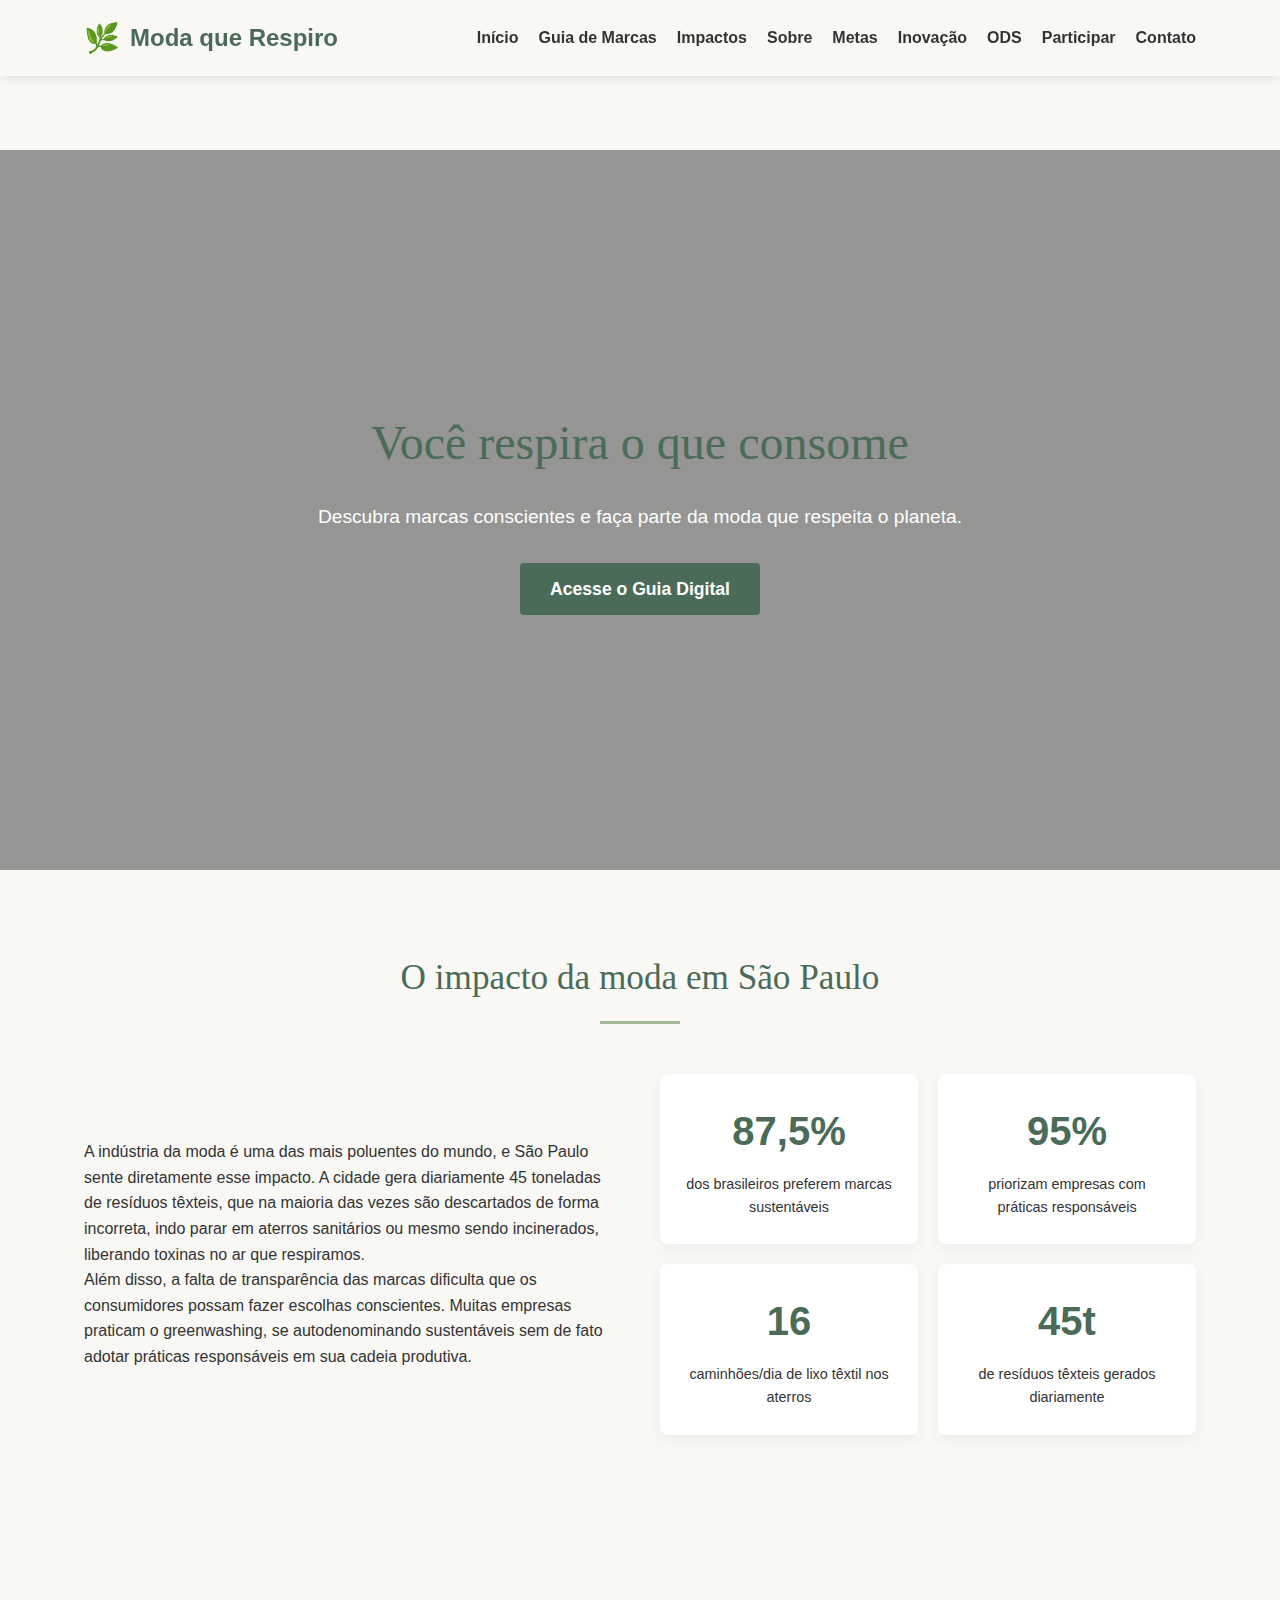
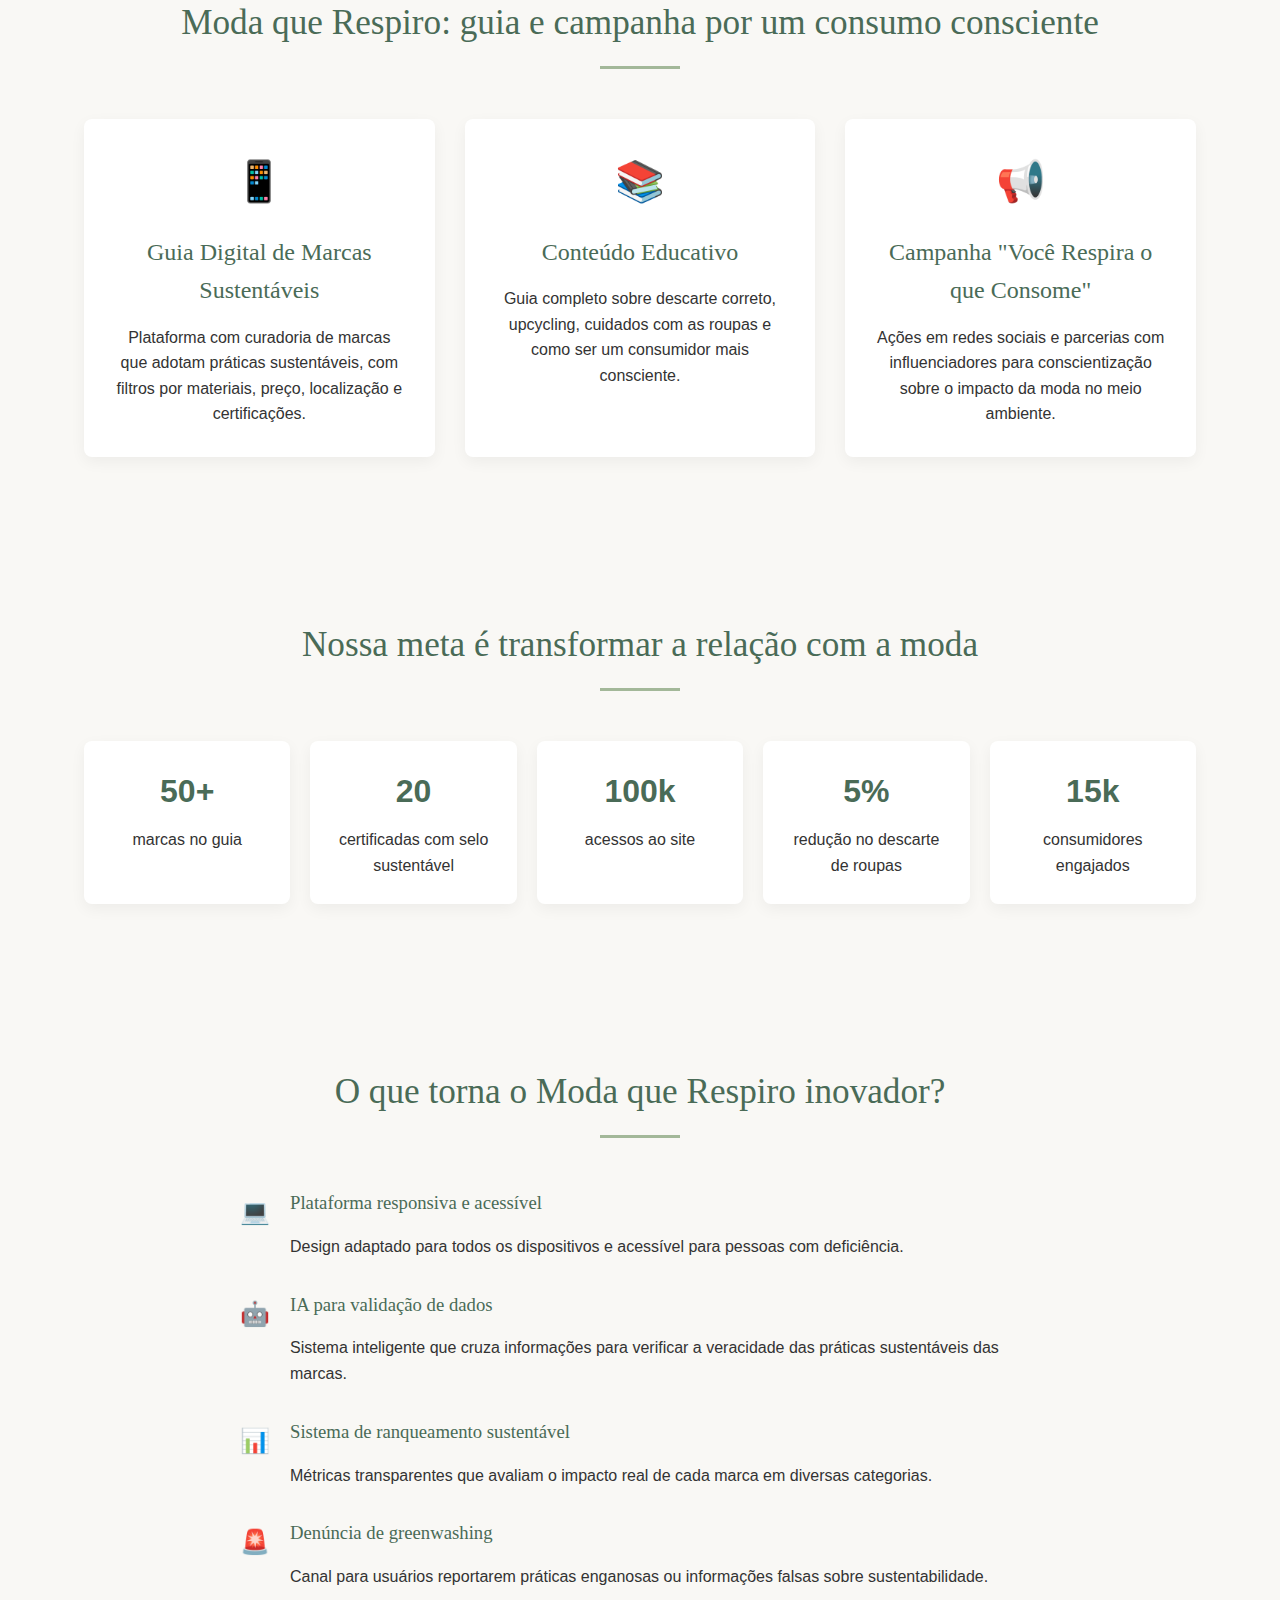
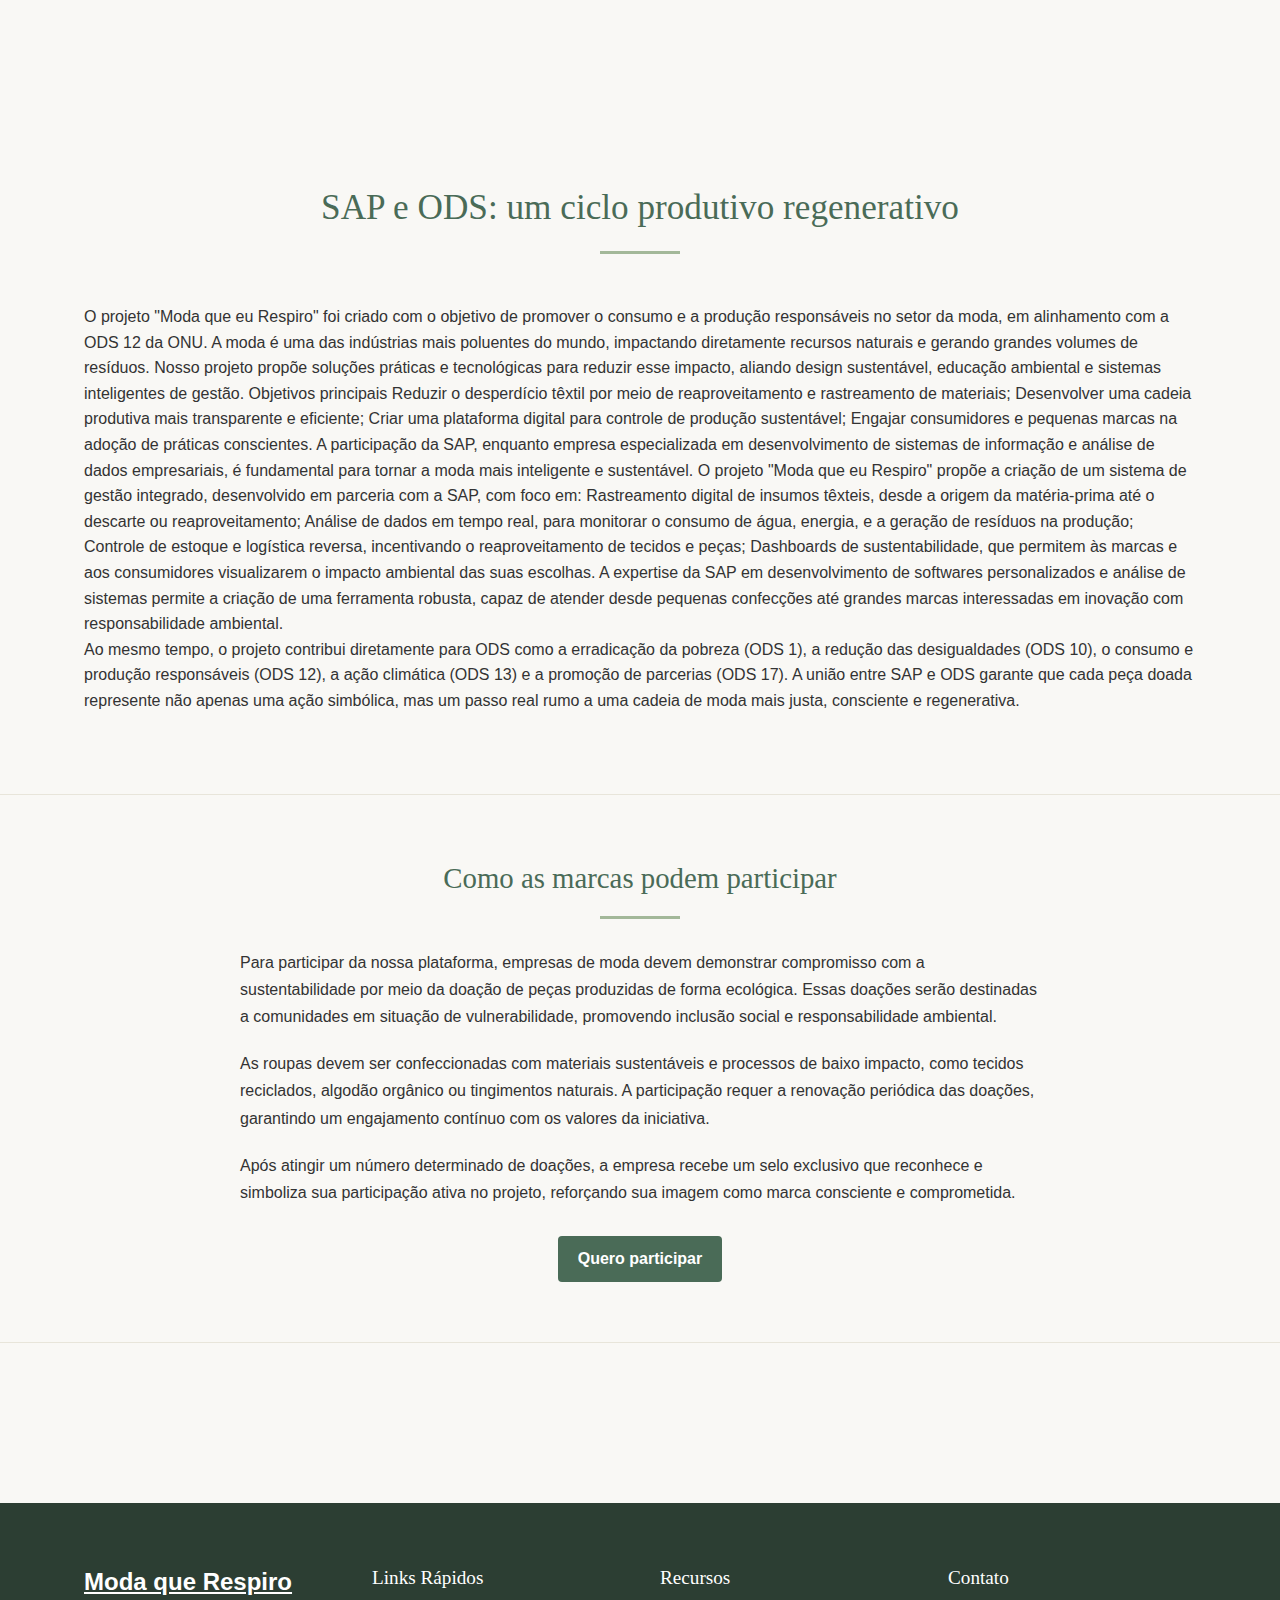
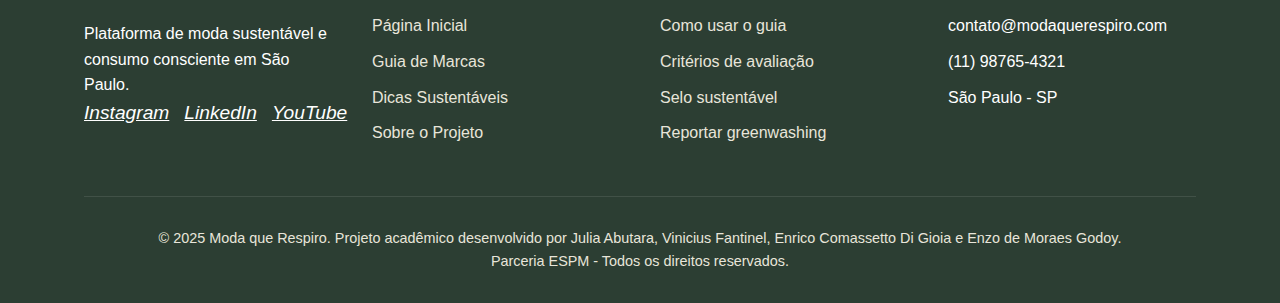
<file: index.html>
<!DOCTYPE html>
<html lang="pt-BR">
<head>
    <meta charset="UTF-8">
    <meta name="viewport" content="width=device-width, initial-scale=1.0">
    <link rel="stylesheet" href="style.css">
    <link rel="stylesheet" href="styleguia.css">
    <title>Moda que Respiro | Consumo Consciente</title>
    <style>
        
        .page {
            display: none;
        }
        .page.active {
            display: block;
        }
    </style>
    <link rel="stylesheet" href="style.css">
    <link rel="stylesheet" href="styleguia.css">
</head>
<body>
    <!-- Header -->
    <header>
        <div class="container header-container">
            <a href="#" class="logo" onclick="navigateTo('home')">
                <span class="logo-icon">🌿</span>
                Moda que Respiro
            </a>
            <nav>
                <ul>
                    <li><a href="#" onclick="navigateTo('home')">Início</a></li>
                    <li><a href="#" onclick="navigateTo('guia')">Guia de Marcas</a></li>
                    <li><a href="#problema">Impactos</a></li>
                    <li><a href="#Sobre">Sobre</a></li>
                    <li><a href="#metas">Metas</a></li>
                    <li><a href="#inovação">Inovação</a></li>
                    <li><a href="#ODS">ODS</a></li>
                    <li><a href="#participation-section">Participar</a></li>
                    <li><a href="#contato">Contato</a></li>
                </ul>
            </nav>
        </div>
    </header>

    <!-- Home Page -->
    <section id="home" class="page active">
        <section class="hero">
        <div class="hero-content">
            <h1>Você respira o que consome</h1>
            <p>Descubra marcas conscientes e faça parte da moda que respeita o planeta.</p>
            <a href="#guia" class="btn">Acesse o Guia Digital</a>
        </div>
    </section>

    <!-- Problem Section -->
    <section class="problem"  id="problema">
        <div class="container">
            <h2 class="section-title">O impacto da moda em São Paulo</h2>
            <div class="problem-content">
                <div class="problem-text">
                    <p>A indústria da moda é uma das mais poluentes do mundo, e São Paulo sente diretamente esse impacto. A cidade gera diariamente 45 toneladas de resíduos têxteis, que na maioria das vezes são descartados de forma incorreta, indo parar em aterros sanitários ou mesmo sendo incinerados, liberando toxinas no ar que respiramos.</p>
                    <p>Além disso, a falta de transparência das marcas dificulta que os consumidores possam fazer escolhas conscientes. Muitas empresas praticam o greenwashing, se autodenominando sustentáveis sem de fato adotar práticas responsáveis em sua cadeia produtiva.</p>
                </div>
                <div class="problem-stats">
                    <div class="stat-card">
                        <div class="stat-number">87,5%</div>
                        <div class="stat-desc">dos brasileiros preferem marcas sustentáveis</div>
                    </div>
                    <div class="stat-card">
                        <div class="stat-number">95%</div>
                        <div class="stat-desc">priorizam empresas com práticas responsáveis</div>
                    </div>
                    <div class="stat-card">
                        <div class="stat-number">16</div>
                        <div class="stat-desc">caminhões/dia de lixo têxtil nos aterros</div>
                    </div>
                    <div class="stat-card">
                        <div class="stat-number">45t</div>
                        <div class="stat-desc">de resíduos têxteis gerados diariamente</div>
                    </div>
                </div>
            </div>
        </div>
    </section>

    <!-- Solution Section -->
    <section class="solution"  id="Sobre">
        <div class="container">
            <h2 class="section-title">Moda que Respiro: guia e campanha por um consumo consciente</h2>
            <div class="solution-cards">
                <div class="solution-card">
                    <div class="solution-icon">📱</div>
                    <h3>Guia Digital de Marcas Sustentáveis</h3>
                    <p>Plataforma com curadoria de marcas que adotam práticas sustentáveis, com filtros por materiais, preço, localização e certificações.</p>
                </div>
                <div class="solution-card">
                    <div class="solution-icon">📚</div>
                    <h3>Conteúdo Educativo</h3>
                    <p>Guia completo sobre descarte correto, upcycling, cuidados com as roupas e como ser um consumidor mais consciente.</p>
                </div>
                <div class="solution-card">
                    <div class="solution-icon">📢</div>
                    <h3>Campanha "Você Respira o que Consome"</h3>
                    <p>Ações em redes sociais e parcerias com influenciadores para conscientização sobre o impacto da moda no meio ambiente.</p>
                </div>
            </div>
        </div>
    </section>

    <!-- Impact Section -->
    <section class="impact"  id="metas">
        <div class="container">
            <h2 class="section-title">Nossa meta é transformar a relação com a moda</h2>
            <div class="impact-grid">
                <div class="impact-card">
                    <div class="impact-number">50+</div>
                    <p>marcas no guia</p>
                </div>
                <div class="impact-card">
                    <div class="impact-number">20</div>
                    <p>certificadas com selo sustentável</p>
                </div>
                <div class="impact-card">
                    <div class="impact-number">100k</div>
                    <p>acessos ao site</p>
                </div>
                <div class="impact-card">
                    <div class="impact-number">5%</div>
                    <p>redução no descarte de roupas</p>
                </div>
                <div class="impact-card">
                    <div class="impact-number">15k</div>
                    <p>consumidores engajados</p>
                </div>
            </div>
        </div>
    </section>

    <!-- Innovation Section -->
    <section class="innovation"  id="inovação">
        <div class="container">
            <h2 class="section-title">O que torna o Moda que Respiro inovador?</h2>
            <div class="innovation-list">
                <div class="innovation-item">
                    <div class="innovation-icon">💻</div>
                    <div>
                        <h3>Plataforma responsiva e acessível</h3>
                        <p>Design adaptado para todos os dispositivos e acessível para pessoas com deficiência.</p>
                    </div>
                </div>
                <div class="innovation-item">
                    <div class="innovation-icon">🤖</div>
                    <div>
                        <h3>IA para validação de dados</h3>
                        <p>Sistema inteligente que cruza informações para verificar a veracidade das práticas sustentáveis das marcas.</p>
                    </div>
                </div>
                <div class="innovation-item">
                    <div class="innovation-icon">📊</div>
                    <div>
                        <h3>Sistema de ranqueamento sustentável</h3>
                        <p>Métricas transparentes que avaliam o impacto real de cada marca em diversas categorias.</p>
                    </div>
                </div>
                <div class="innovation-item">
                    <div class="innovation-icon">🚨</div>
                    <div>
                        <h3>Denúncia de greenwashing</h3>
                        <p>Canal para usuários reportarem práticas enganosas ou informações falsas sobre sustentabilidade.</p>
                    </div>
                </div>
            </div>
        </div>
    </section>
    <!--ODS Section -->
    <section id="ODS">
        <div class="container">
            <h2 class="section-title">SAP e ODS: um ciclo produtivo regenerativo</h2>
            <p>O projeto "Moda que eu Respiro" foi criado com o objetivo de promover o consumo e a produção responsáveis no setor da moda, em alinhamento com a ODS 12 da ONU. A moda é uma das indústrias mais poluentes do mundo, impactando diretamente recursos naturais e gerando grandes volumes de resíduos. Nosso projeto propõe soluções práticas e tecnológicas para reduzir esse impacto, aliando design sustentável, educação ambiental e sistemas inteligentes de gestão.

Objetivos principais
Reduzir o desperdício têxtil por meio de reaproveitamento e rastreamento de materiais;

Desenvolver uma cadeia produtiva mais transparente e eficiente;

Criar uma plataforma digital para controle de produção sustentável;

Engajar consumidores e pequenas marcas na adoção de práticas conscientes.

A participação da SAP, enquanto empresa especializada em desenvolvimento de sistemas de informação e análise de dados empresariais, é fundamental para tornar a moda mais inteligente e sustentável. O projeto "Moda que eu Respiro" propõe a criação de um sistema de gestão integrado, desenvolvido em parceria com a SAP, com foco em:

Rastreamento digital de insumos têxteis, desde a origem da matéria-prima até o descarte ou reaproveitamento;

Análise de dados em tempo real, para monitorar o consumo de água, energia, e a geração de resíduos na produção;

Controle de estoque e logística reversa, incentivando o reaproveitamento de tecidos e peças;

Dashboards de sustentabilidade, que permitem às marcas e aos consumidores visualizarem o impacto ambiental das suas escolhas.

A expertise da SAP em desenvolvimento de softwares personalizados e análise de sistemas permite a criação de uma ferramenta robusta, capaz de atender desde pequenas confecções até grandes marcas interessadas em inovação com responsabilidade ambiental.</p>

            <p> Ao mesmo tempo, o projeto contribui diretamente para ODS como a erradicação da pobreza (ODS 1), a redução das desigualdades (ODS 10), o consumo e produção responsáveis (ODS 12), a ação climática (ODS 13) e a promoção de parcerias (ODS 17). A união entre SAP e ODS garante que cada peça doada represente não apenas uma ação simbólica, mas um passo real rumo a uma cadeia de moda mais justa, consciente e regenerativa.</p>
        </div>
    </section>
    <!-- Como participar -->
    <section class="participation" id="participation-section">
        <div class="container">
            <h2 class="section-title">Como as marcas podem participar</h2>
            <p>Para participar da nossa plataforma, empresas de moda devem demonstrar compromisso com a sustentabilidade por meio da doação de peças produzidas de forma ecológica. Essas doações serão destinadas a comunidades em situação de vulnerabilidade, promovendo inclusão social e responsabilidade ambiental.</p>
            
            <p>As roupas devem ser confeccionadas com materiais sustentáveis e processos de baixo impacto, como tecidos reciclados, algodão orgânico ou tingimentos naturais. A participação requer a renovação periódica das doações, garantindo um engajamento contínuo com os valores da iniciativa.</p>
            
            <p>Após atingir um número determinado de doações, a empresa recebe um selo exclusivo que reconhece e simboliza sua participação ativa no projeto, reforçando sua imagem como marca consciente e comprometida.</p>
            
            <div class="text-center">
                <a href="#contato" class="btn">Quero participar</a>
            </div>
        </div>
    </section>
    </section>

    <!-- Guia de Marcas Page -->
    <section id="guia" class="page">
        <!-- Guide Hero -->
        <section class="guide-hero">
            <div class="container">
                <h1>Guia de Marcas Sustentáveis</h1>
                <p>Descubra as melhores marcas de moda consciente em São Paulo</p>
            </div>
        </section>

        <main class="container">
            <!-- Filters -->
            <section class="filter-section">
                <h2>Encontre marcas que combinam com seus valores</h2>
                <p>Filtre por categoria, materiais, preço e certificações</p>
                
                <div class="filter-grid">
                    <div class="filter-group">
                        <label for="category">Categoria</label>
                        <select id="category">
                            <option>Todas as categorias</option>
                            <option>Vestuário</option>
                            <option>Acessórios</option>
                            <option>Calçados</option>
                        </select>
                    </div>
                    
                    <div class="filter-group">
                        <label for="material">Materiais</label>
                        <select id="material">
                            <option>Todos os materiais</option>
                            <option>Algodão orgânico</option>
                            <option>Fibra reciclada</option>
                            <option>Tecido vegano</option>
                            <option>Bambu</option>
                        </select>
                    </div>
                    
                    <div class="filter-group">
                        <label for="price">Faixa de preço</label>
                        <select id="price">
                            <option>Todas as faixas</option>
                            <option>Até R$100</option>
                            <option>R$100 - R$300</option>
                            <option>Acima de R$300</option>
                        </select>
                    </div>
                    
                    <div class="filter-group">
                        <label for="certification">Certificações</label>
                        <select id="certification">
                            <option>Todas</option>
                            <option>ABVTEX</option>
                            <option>EcoCert</option>
                            <option>Fair Trade</option>
                        </select>
                    </div>
                </div>
            </section>

            <!-- Brands Grid -->
            <div class="brands-grid">
                <!-- Brand 1 -->
                <div class="brand-card">
                    <div class="brand-image" style="background-image: url('https://images.unsplash.com/photo-1551232864-3f0890e580d9?ixlib=rb-4.0.3&auto=format&fit=crop&w=687&q=80');">
                        <span class="brand-badge">⭐ Top Pick</span>
                    </div>
                    <div class="brand-info">
                        <h3>EcoVest</h3>
                        <p>Roupas femininas em algodão orgânico com produção ética</p>
                        <div class="brand-tags">
                            <span class="tag">Vestuário</span>
                            <span class="tag">Algodão orgânico</span>
                            <span class="tag">Produção local</span>
                        </div>
                        <div class="brand-meta">
                            <span>Vila Madalena</span>
                            <span>$$</span>
                        </div>
                    </div>
                </div>
                
                <!-- Brand 2 -->
                <div class="brand-card">
                    <div class="brand-image" style="background-image: url('https://images.unsplash.com/photo-1554412933-514a83d2f3c8?ixlib=rb-4.0.3&auto=format&fit=crop&w=1472&q=80');">
                        <span class="brand-badge">Novo</span>
                    </div>
                    <div class="brand-info">
                        <h3>Fibra Verde</h3>
                        <p>Acessórios em fibra de bananeira e materiais reciclados</p>
                        <div class="brand-tags">
                            <span class="tag">Acessórios</span>
                            <span class="tag">Fibra natural</span>
                            <span class="tag">Upcycling</span>
                        </div>
                        <div class="brand-meta">
                            <span>Pinheiros</span>
                            <span>$$$</span>
                        </div>
                    </div>
                </div>
                
                <!-- Brand 3 -->
                <div class="brand-card">
                    <div class="brand-image" style="background-image: url('https://images.unsplash.com/photo-1591047139829-d91aecb6caea?ixlib=rb-4.0.3&auto=format&fit=crop&w=736&q=80');">
                        <span class="brand-badge">Melhor custo-benefício</span>
                    </div>
                    <div class="brand-info">
                        <h3>VestiVerde</h3>
                        <p>Moda masculina sustentável com tecidos tecnológicos</p>
                        <div class="brand-tags">
                            <span class="tag">Vestuário</span>
                            <span class="tag">Tecido vegano</span>
                            <span class="tag">ABVTEX</span>
                        </div>
                        <div class="brand-meta">
                            <span>Online</span>
                            <span>$$</span>
                        </div>
                    </div>
                </div>
                
                <!-- Brand 4 -->
                <div class="brand-card">
                    <div class="brand-image" style="background-image: url('https://images.unsplash.com/photo-1543076447-215ad9ba6923?ixlib=rb-4.0.3&auto=format&fit=crop&w=1074&q=80');">
                        <span class="brand-badge">EcoCert</span>
                    </div>
                    <div class="brand-info">
                        <h3>CalceConsciente</h3>
                        <p>Calçados em couro vegetal e materiais reciclados</p>
                        <div class="brand-tags">
                            <span class="tag">Calçados</span>
                            <span class="tag">Couro vegetal</span>
                            <span class="tag">Produção artesanal</span>
                        </div>
                        <div class="brand-meta">
                            <span>Jardins</span>
                            <span>$$$$</span>
                        </div>
                    </div>
                </div>
                
                <!-- Brand 5 -->
                <div class="brand-card">
                    <div class="brand-image" style="background-image: url('https://images.unsplash.com/photo-1556905055-8f358a7a47b2?ixlib=rb-4.0.3&auto=format&fit=crop&w=1470&q=80');">
                        <span class="brand-badge">Fair Trade</span>
                    </div>
                    <div class="brand-info">
                        <h3>BioFios</h3>
                        <p>Roupas infantis em algodão orgânico e tingimento natural</p>
                        <div class="brand-tags">
                            <span class="tag">Infantil</span>
                            <span class="tag">Algodão orgânico</span>
                            <span class="tag">Tingimento natural</span>
                        </div>
                        <div class="brand-meta">
                            <span>Online</span>
                            <span>$$</span>
                        </div>
                    </div>
                </div>
                
                <!-- Brand 6 -->
                <div class="brand-card">
                    <div class="brand-image" style="background-image: url('https://images.unsplash.com/photo-1556905055-8f358a7a47b2?ixlib=rb-4.0.3&auto=format&fit=crop&w=1470&q=80');">
                        <span class="brand-badge">Novo</span>
                    </div>
                    <div class="brand-info">
                        <h3>Retalhos</h3>
                        <p>Bolsas e acessórios em retalhos e sobras de tecido</p>
                        <div class="brand-tags">
                            <span class="tag">Acessórios</span>
                            <span class="tag">Upcycling</span>
                            <span class="tag">Produção artesanal</span>
                        </div>
                        <div class="brand-meta">
                            <span>Vila Mariana</span>
                            <span>$</span>
                        </div>
                    </div>
                </div>
            </div>

            <!-- Pagination -->
            <div class="pagination">
                <a href="#" class="page-btn active">1</a>
            </div>
        </main>
    </section>

    <!-- Footer -->
    <footer id="contato">
        <div class="container">
            <div class="footer-content">
                <div class="footer-links">
                    <a href="#" class="footer-logo" onclick="navigateTo('home')">Moda que Respiro</a>
                    <p>Plataforma de moda sustentável e consumo consciente em São Paulo.</p>
                    <div class="social-links">
                        <a href="#"><i class="fab fa-instagram"> Instagram</i></a>
                        <a href="#"><i class="fab fa-linkedin"> LinkedIn</i></a>
                        <a href="#"><i class="fab fa-youtube"> YouTube</i></a>
                    </div>
                </div>
                <div class="footer-links">
                    <h3>Links Rápidos</h3>
                    <ul>
                        <li><a href="#" onclick="navigateTo('home')">Página Inicial</a></li>
                        <li><a href="#" onclick="navigateTo('guia')">Guia de Marcas</a></li>
                        <li><a href="#">Dicas Sustentáveis</a></li>
                        <li><a href="#">Sobre o Projeto</a></li>
                    </ul>
                </div>
                <div class="footer-links">
                    <h3>Recursos</h3>
                    <ul>
                        <li><a href="#">Como usar o guia</a></li>
                        <li><a href="#">Critérios de avaliação</a></li>
                        <li><a href="#">Selo sustentável</a></li>
                        <li><a href="#">Reportar greenwashing</a></li>
                    </ul>
                </div>
                <div class="footer-links">
                    <h3>Contato</h3>
                    <ul>
                        <li>contato@modaquerespiro.com</li>
                        <li>(11) 98765-4321</li>
                        <li>São Paulo - SP</li>
                    </ul>
                </div>
            </div>
            <div class="footer-bottom">
                <p>© 2025 Moda que Respiro. Projeto acadêmico desenvolvido por Julia Abutara, Vinicius Fantinel, Enrico Comassetto Di Gioia e Enzo de Moraes Godoy.</p>
                <p>Parceria ESPM - Todos os direitos reservados.</p>
            </div>
        </div>
    </footer>

    <script>
        // Função para navegar entre as páginas
        function navigateTo(pageId) {
            // Esconde todas as páginas
            document.querySelectorAll('.page').forEach(page => {
                page.classList.remove('active');
            });
            
            // Mostra a página selecionada
            document.getElementById(pageId).classList.add('active');
            
            // Rolagem para o topo
            window.scrollTo(0, 0);
        }

        // Tratamento para links de âncora
        document.querySelectorAll('a[href^="#"]').forEach(anchor => {
            anchor.addEventListener('click', function (e) {
                if (this.getAttribute('href') !== '#') {
                    e.preventDefault();
                    const targetId = this.getAttribute('href').substring(1);
                    const targetElement = document.getElementById(targetId);
                    
                    if (targetElement) {
                        // Verifica se o elemento está em uma página não ativa
                        const parentPage = targetElement.closest('.page');
                        if (parentPage && !parentPage.classList.contains('active')) {
                            // Ativa a página pai primeiro
                            navigateTo(parentPage.id);
                        }
                        
                        // Rolagem suave para o elemento
                        setTimeout(() => {
                            targetElement.scrollIntoView({ behavior: 'smooth' });
                        }, 100);
                    }
                }
            });
        });
    </script>
</body>
</html>
</file>
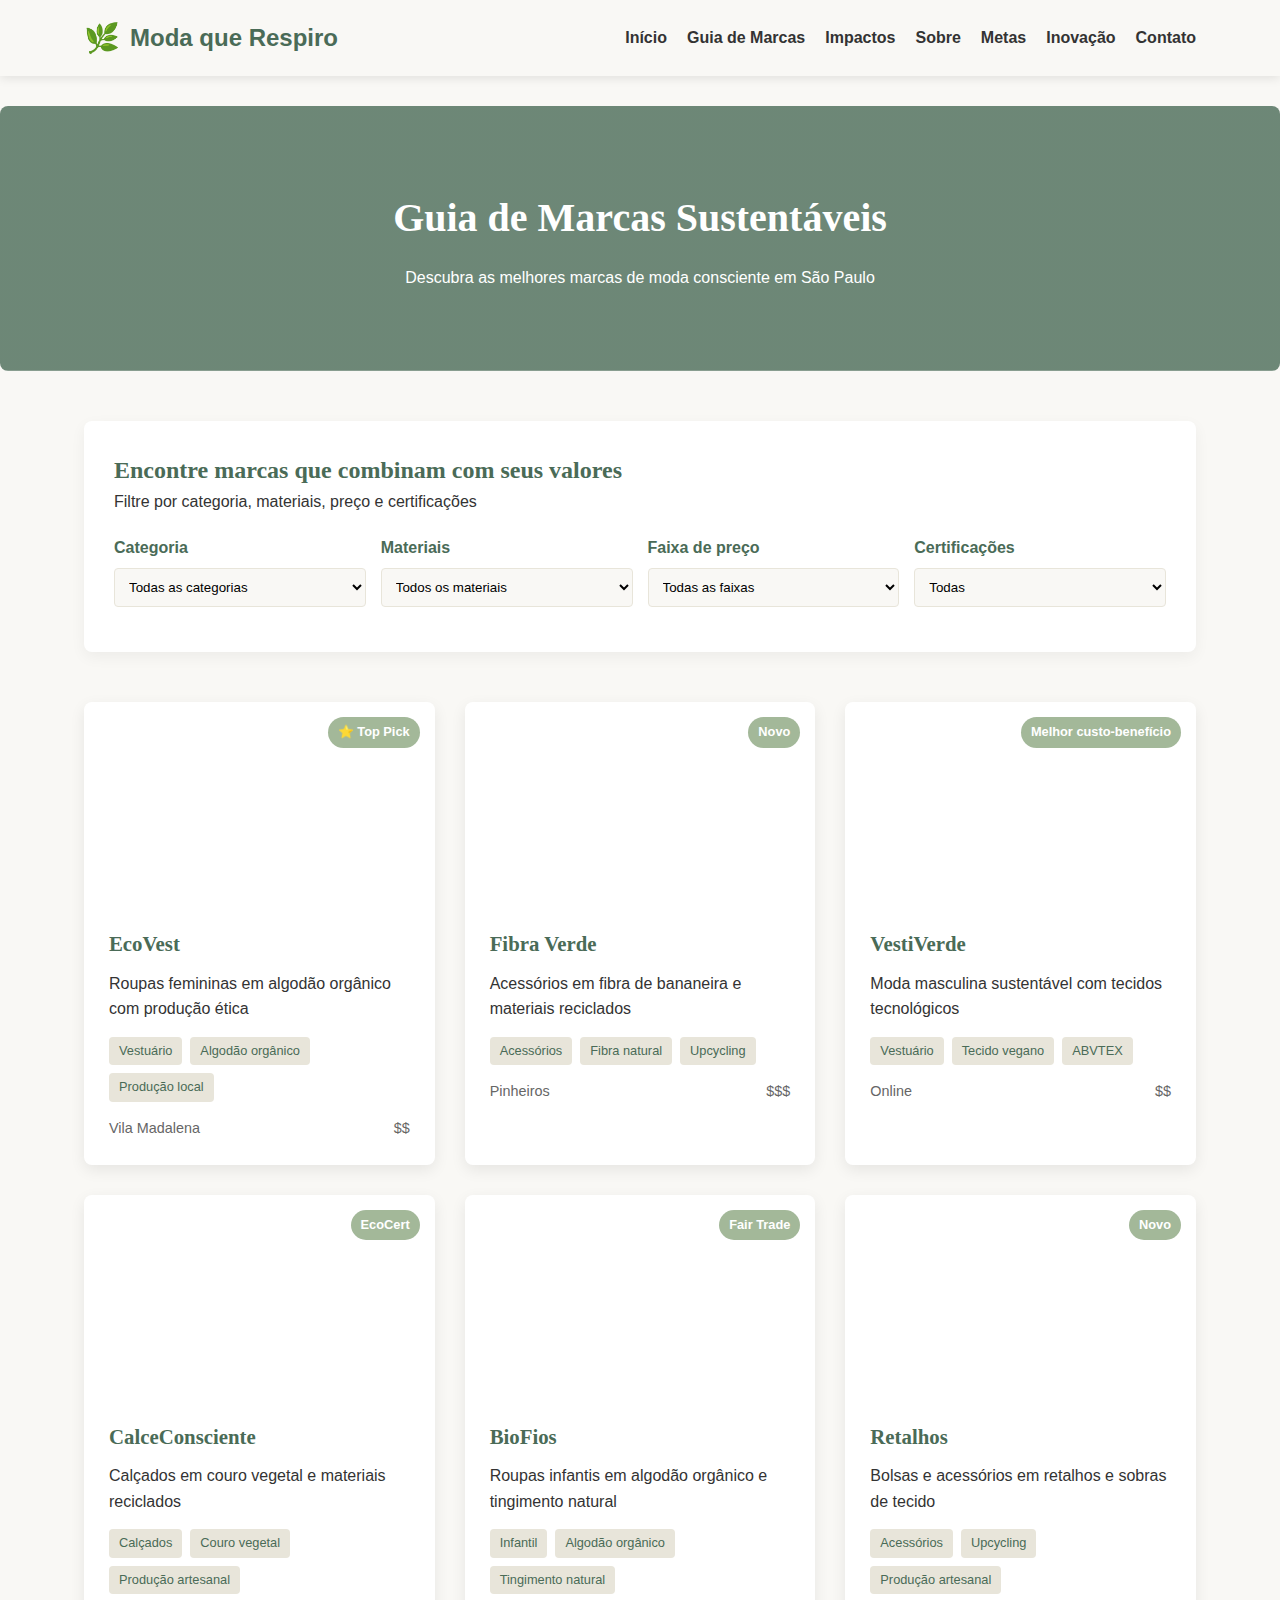
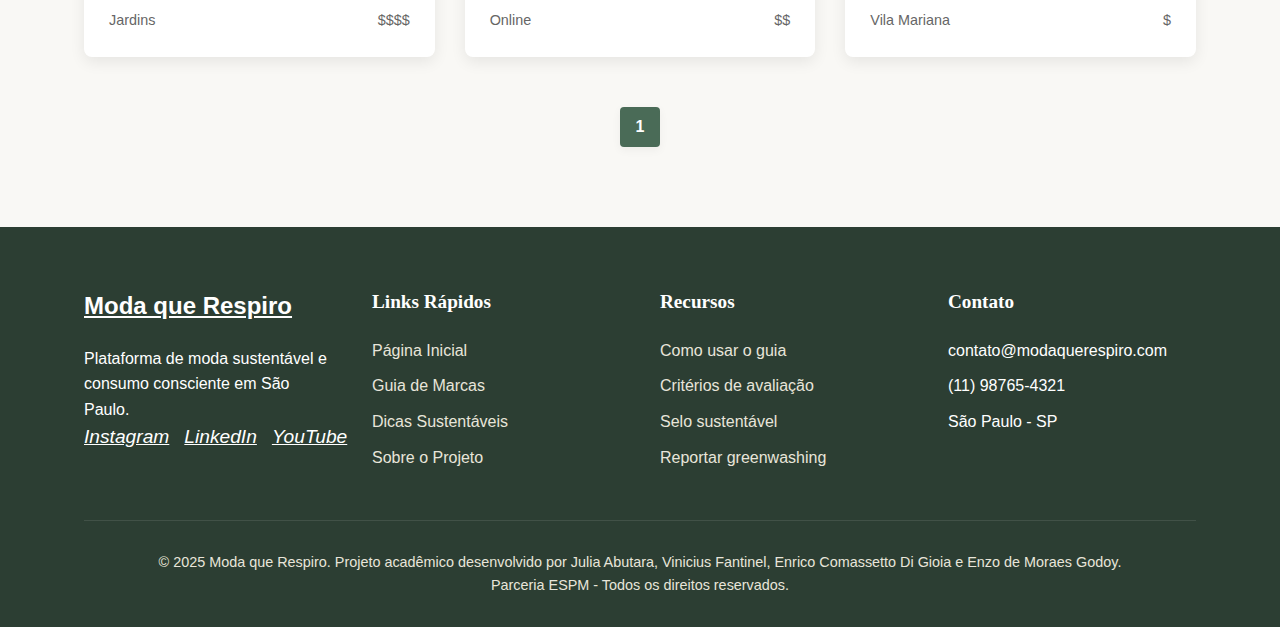
<file: inde.html>
<!DOCTYPE html>
<html lang="pt-BR">
<head>
    <meta charset="UTF-8">
    <meta name="viewport" content="width=device-width, initial-scale=1.0">
    <title>Moda que Respiro | Guia de Marcas Sustentáveis</title>
    <link rel="stylesheet" href="styleguia.css">
</head>
<body>
    <!-- Header -->
    <header>
        <div class="container header-container">
            <a href="index.html" class="logo">
                <span class="logo-icon">🌿</span>
                Moda que Respiro
            </a>
            <nav>
                <ul>
                    <li><a href="#">Início</a></li>
                    <li><a href="guia.html">Guia de Marcas</a></li>
                    <li><a href="index.html#problema">Impactos</a></li>
                     <li><a href="index.html#Sobre">Sobre</a></li>
                    <li><a href="index.html#metas">Metas</a></li>
                    <li><a href="index.html#inovação">Inovação</a></li>
                    <li><a href="index.html#contato">Contato</a></li>
                </ul>
            </nav>
        </div>
    </header>

    <!-- Guide Hero -->
    <section class="guide-hero">
        <div class="container">
            <h1>Guia de Marcas Sustentáveis</h1>
            <p>Descubra as melhores marcas de moda consciente em São Paulo</p>
        </div>
    </section>

    <main class="container">
        <!-- Filters -->
        <section class="filter-section">
            <h2>Encontre marcas que combinam com seus valores</h2>
            <p>Filtre por categoria, materiais, preço e certificações</p>
            
            <div class="filter-grid">
                <div class="filter-group">
                    <label for="category">Categoria</label>
                    <select id="category">
                        <option>Todas as categorias</option>
                        <option>Vestuário</option>
                        <option>Acessórios</option>
                        <option>Calçados</option>
                    </select>
                </div>
                
                <div class="filter-group">
                    <label for="material">Materiais</label>
                    <select id="material">
                        <option>Todos os materiais</option>
                        <option>Algodão orgânico</option>
                        <option>Fibra reciclada</option>
                        <option>Tecido vegano</option>
                        <option>Bambu</option>
                    </select>
                </div>
                
                <div class="filter-group">
                    <label for="price">Faixa de preço</label>
                    <select id="price">
                        <option>Todas as faixas</option>
                        <option>Até R$100</option>
                        <option>R$100 - R$300</option>
                        <option>Acima de R$300</option>
                    </select>
                </div>
                
                <div class="filter-group">
                    <label for="certification">Certificações</label>
                    <select id="certification">
                        <option>Todas</option>
                        <option>ABVTEX</option>
                        <option>EcoCert</option>
                        <option>Fair Trade</option>
                    </select>
                </div>
            </div>
        </section>

        <!-- Brands Grid -->
        <div class="brands-grid">
            <!-- Brand 1 -->
            <div class="brand-card">
                <div class="brand-image" style="background-image: url('https://images.unsplash.com/photo-1551232864-3f0890e580d9?ixlib=rb-4.0.3&auto=format&fit=crop&w=687&q=80');">
                    <span class="brand-badge">⭐ Top Pick</span>
                </div>
                <div class="brand-info">
                    <h3>EcoVest</h3>
                    <p>Roupas femininas em algodão orgânico com produção ética</p>
                    <div class="brand-tags">
                        <span class="tag">Vestuário</span>
                        <span class="tag">Algodão orgânico</span>
                        <span class="tag">Produção local</span>
                    </div>
                    <div class="brand-meta">
                        <span>Vila Madalena</span>
                        <span>$$</span>
                    </div>
                </div>
            </div>
            
            <!-- Brand 2 -->
            <div class="brand-card">
                <div class="brand-image" style="background-image: url('https://images.unsplash.com/photo-1554412933-514a83d2f3c8?ixlib=rb-4.0.3&auto=format&fit=crop&w=1472&q=80');">
                    <span class="brand-badge">Novo</span>
                </div>
                <div class="brand-info">
                    <h3>Fibra Verde</h3>
                    <p>Acessórios em fibra de bananeira e materiais reciclados</p>
                    <div class="brand-tags">
                        <span class="tag">Acessórios</span>
                        <span class="tag">Fibra natural</span>
                        <span class="tag">Upcycling</span>
                    </div>
                    <div class="brand-meta">
                        <span>Pinheiros</span>
                        <span>$$$</span>
                    </div>
                </div>
            </div>
            
            <!-- Brand 3 -->
            <div class="brand-card">
                <div class="brand-image" style="background-image: url('https://images.unsplash.com/photo-1591047139829-d91aecb6caea?ixlib=rb-4.0.3&auto=format&fit=crop&w=736&q=80');">
                    <span class="brand-badge">Melhor custo-benefício</span>
                </div>
                <div class="brand-info">
                    <h3>VestiVerde</h3>
                    <p>Moda masculina sustentável com tecidos tecnológicos</p>
                    <div class="brand-tags">
                        <span class="tag">Vestuário</span>
                        <span class="tag">Tecido vegano</span>
                        <span class="tag">ABVTEX</span>
                    </div>
                    <div class="brand-meta">
                        <span>Online</span>
                        <span>$$</span>
                    </div>
                </div>
            </div>
            
            <!-- Brand 4 -->
            <div class="brand-card">
                <div class="brand-image" style="background-image: url('https://images.unsplash.com/photo-1543076447-215ad9ba6923?ixlib=rb-4.0.3&auto=format&fit=crop&w=1074&q=80');">
                    <span class="brand-badge">EcoCert</span>
                </div>
                <div class="brand-info">
                    <h3>CalceConsciente</h3>
                    <p>Calçados em couro vegetal e materiais reciclados</p>
                    <div class="brand-tags">
                        <span class="tag">Calçados</span>
                        <span class="tag">Couro vegetal</span>
                        <span class="tag">Produção artesanal</span>
                    </div>
                    <div class="brand-meta">
                        <span>Jardins</span>
                        <span>$$$$</span>
                    </div>
                </div>
            </div>
            
            <!-- Brand 5 -->
            <div class="brand-card">
                <div class="brand-image" style="background-image: url('https://images.unsplash.com/photo-1556905055-8f358a7a47b2?ixlib=rb-4.0.3&auto=format&fit=crop&w=1470&q=80');">
                    <span class="brand-badge">Fair Trade</span>
                </div>
                <div class="brand-info">
                    <h3>BioFios</h3>
                    <p>Roupas infantis em algodão orgânico e tingimento natural</p>
                    <div class="brand-tags">
                        <span class="tag">Infantil</span>
                        <span class="tag">Algodão orgânico</span>
                        <span class="tag">Tingimento natural</span>
                    </div>
                    <div class="brand-meta">
                        <span>Online</span>
                        <span>$$</span>
                    </div>
                </div>
            </div>
            
            <!-- Brand 6 -->
            <div class="brand-card">
                <div class="brand-image" style="background-image: url('https://images.unsplash.com/photo-1556905055-8f358a7a47b2?ixlib=rb-4.0.3&auto=format&fit=crop&w=1470&q=80');">
                    <span class="brand-badge">Novo</span>
                </div>
                <div class="brand-info">
                    <h3>Retalhos</h3>
                    <p>Bolsas e acessórios em retalhos e sobras de tecido</p>
                    <div class="brand-tags">
                        <span class="tag">Acessórios</span>
                        <span class="tag">Upcycling</span>
                        <span class="tag">Produção artesanal</span>
                    </div>
                    <div class="brand-meta">
                        <span>Vila Mariana</span>
                        <span>$</span>
                    </div>
                </div>
            </div>
        </div>

        <!-- Pagination -->
        <div class="pagination">
            <a href="#" class="page-btn active">1</a>
    
        </div>
    </main>

    <!-- Footer -->
    <footer id="Contato">
        <div class="container">
            <div class="footer-content">
                <div class="footer-links">
                    <a href="index.html" class="footer-logo">Moda que Respiro</a>
                    <p>Plataforma de moda sustentável e consumo consciente em São Paulo.</p>
                    <div class="social-links">
                        <a href="#"><i class="fab fa-instagram"> Instagram</i></a>
                        <a href="#"><i class="fab fa-linkedin"> LinkedIn</i></a>
                        <a href="#"><i class="fab fa-youtube"> YouTube</i></a>
                    </div>
                </div>
                <div class="footer-links">
                    <h3>Links Rápidos</h3>
                    <ul>
                        <li><a href="index.html">Página Inicial</a></li>
                        <li><a href="#">Guia de Marcas</a></li>
                        <li><a href="#">Dicas Sustentáveis</a></li>
                        <li><a href="#">Sobre o Projeto</a></li>
                    </ul>
                </div>
                <div class="footer-links">
                    <h3>Recursos</h3>
                    <ul>
                        <li><a href="#">Como usar o guia</a></li>
                        <li><a href="#">Critérios de avaliação</a></li>
                        <li><a href="#">Selo sustentável</a></li>
                        <li><a href="#">Reportar greenwashing</a></li>
                    </ul>
                </div>
                <div class="footer-links">
                    <h3>Contato</h3>
                    <ul>
                        <li>contato@modaquerespiro.com</li>
                        <li>(11) 98765-4321</li>
                        <li>São Paulo - SP</li>
                    </ul>
                </div>
            </div>
            <div class="footer-bottom">
                <p>© 2025 Moda que Respiro. Projeto acadêmico desenvolvido por Julia Abutara, Vinicius Fantinel, Enrico Comassetto Di Gioia e Enzo de Moraes Godoy.</p>
                <p>Parceria ESPM - Todos os direitos reservados.</p>
            </div>
        </div>
    </footer>
</body>
</html>
</file>
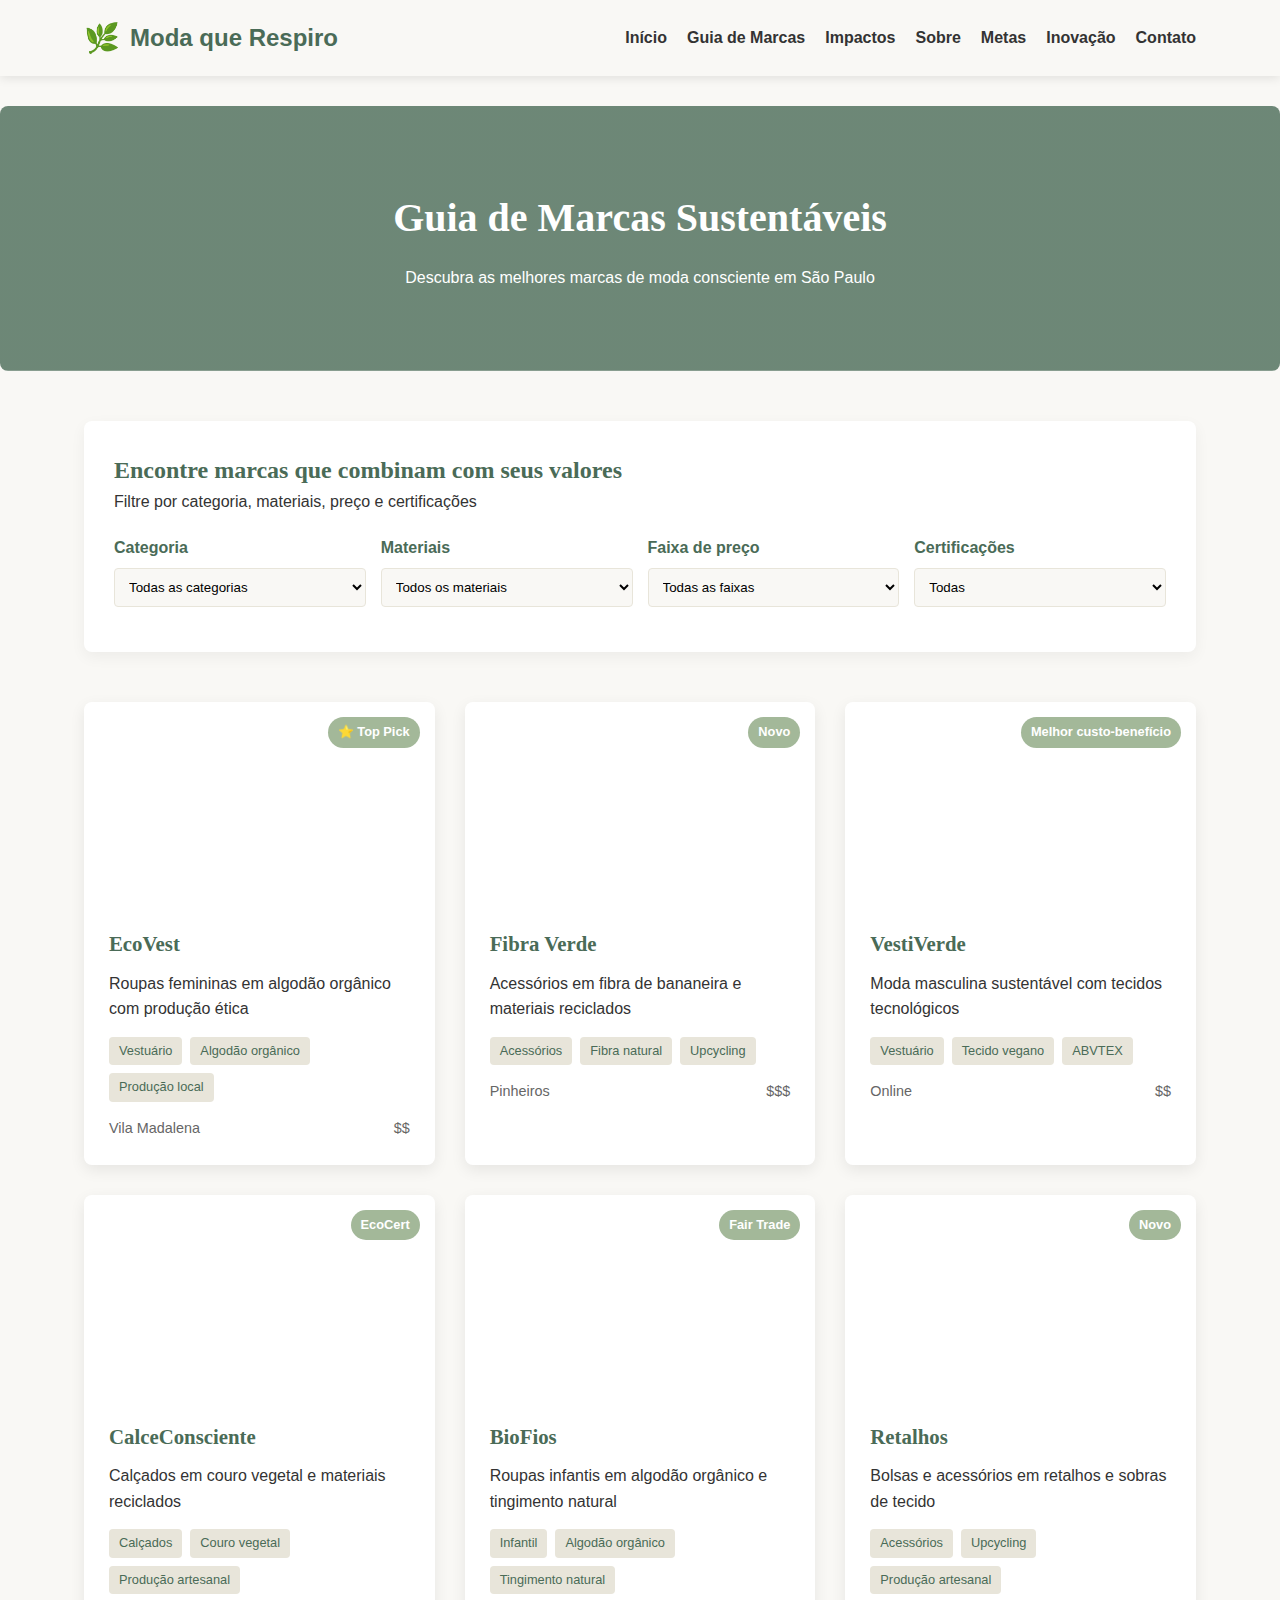
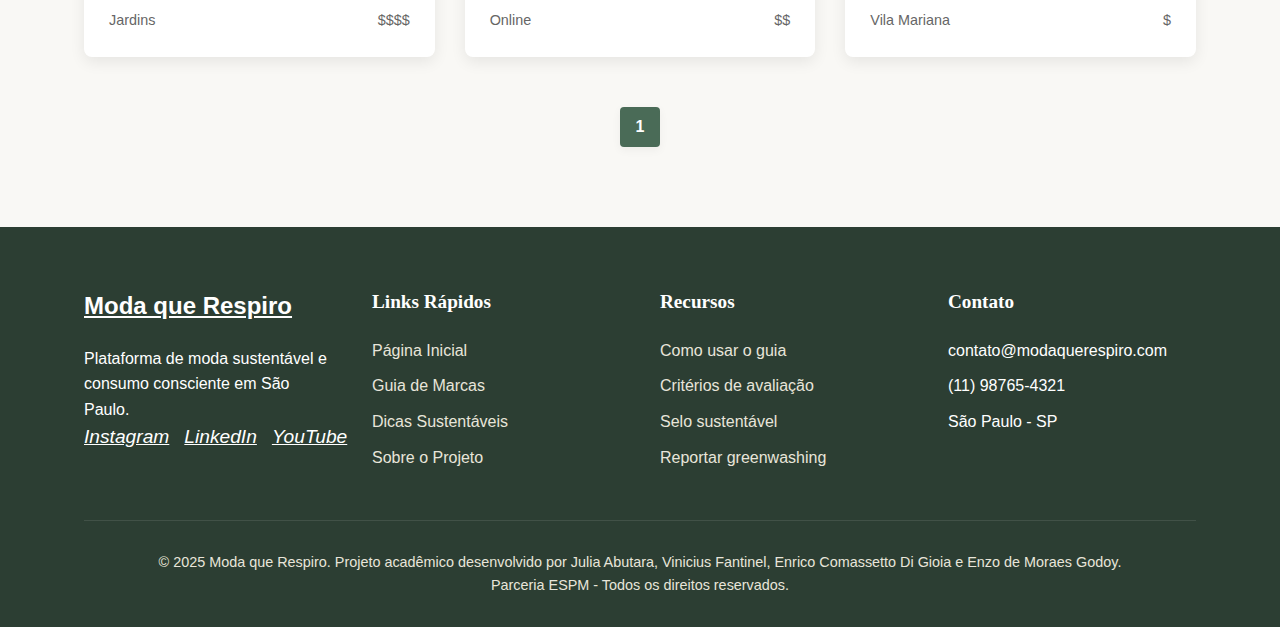
<file: index_guia.html>
<!DOCTYPE html>
<html lang="pt-BR">
<head>
    <meta charset="UTF-8">
    <meta name="viewport" content="width=device-width, initial-scale=1.0">
    <title>Moda que Respiro | Guia de Marcas Sustentáveis</title>
    <link rel="stylesheet" href="styleguia.css">
</head>
<body>
    <!-- Header -->
    <header>
        <div class="container header-container">
            <a href="index.html" class="logo">
                <span class="logo-icon">🌿</span>
                Moda que Respiro
            </a>
            <nav>
                <ul>
                    <li><a href="#">Início</a></li>
                    <li><a href="guia.html">Guia de Marcas</a></li>
                    <li><a href="index.html#problema">Impactos</a></li>
                     <li><a href="index.html#Sobre">Sobre</a></li>
                    <li><a href="index.html#metas">Metas</a></li>
                    <li><a href="index.html#inovação">Inovação</a></li>
                    <li><a href="index.html#contato">Contato</a></li>
                </ul>
            </nav>
        </div>
    </header>

    <!-- Guide Hero -->
    <section class="guide-hero">
        <div class="container">
            <h1>Guia de Marcas Sustentáveis</h1>
            <p>Descubra as melhores marcas de moda consciente em São Paulo</p>
        </div>
    </section>

    <main class="container">
        <!-- Filters -->
        <section class="filter-section">
            <h2>Encontre marcas que combinam com seus valores</h2>
            <p>Filtre por categoria, materiais, preço e certificações</p>
            
            <div class="filter-grid">
                <div class="filter-group">
                    <label for="category">Categoria</label>
                    <select id="category">
                        <option>Todas as categorias</option>
                        <option>Vestuário</option>
                        <option>Acessórios</option>
                        <option>Calçados</option>
                    </select>
                </div>
                
                <div class="filter-group">
                    <label for="material">Materiais</label>
                    <select id="material">
                        <option>Todos os materiais</option>
                        <option>Algodão orgânico</option>
                        <option>Fibra reciclada</option>
                        <option>Tecido vegano</option>
                        <option>Bambu</option>
                    </select>
                </div>
                
                <div class="filter-group">
                    <label for="price">Faixa de preço</label>
                    <select id="price">
                        <option>Todas as faixas</option>
                        <option>Até R$100</option>
                        <option>R$100 - R$300</option>
                        <option>Acima de R$300</option>
                    </select>
                </div>
                
                <div class="filter-group">
                    <label for="certification">Certificações</label>
                    <select id="certification">
                        <option>Todas</option>
                        <option>ABVTEX</option>
                        <option>EcoCert</option>
                        <option>Fair Trade</option>
                    </select>
                </div>
            </div>
        </section>

        <!-- Brands Grid -->
        <div class="brands-grid">
            <!-- Brand 1 -->
            <div class="brand-card">
                <div class="brand-image" style="background-image: url('https://images.unsplash.com/photo-1551232864-3f0890e580d9?ixlib=rb-4.0.3&auto=format&fit=crop&w=687&q=80');">
                    <span class="brand-badge">⭐ Top Pick</span>
                </div>
                <div class="brand-info">
                    <h3>EcoVest</h3>
                    <p>Roupas femininas em algodão orgânico com produção ética</p>
                    <div class="brand-tags">
                        <span class="tag">Vestuário</span>
                        <span class="tag">Algodão orgânico</span>
                        <span class="tag">Produção local</span>
                    </div>
                    <div class="brand-meta">
                        <span>Vila Madalena</span>
                        <span>$$</span>
                    </div>
                </div>
            </div>
            
            <!-- Brand 2 -->
            <div class="brand-card">
                <div class="brand-image" style="background-image: url('https://images.unsplash.com/photo-1554412933-514a83d2f3c8?ixlib=rb-4.0.3&auto=format&fit=crop&w=1472&q=80');">
                    <span class="brand-badge">Novo</span>
                </div>
                <div class="brand-info">
                    <h3>Fibra Verde</h3>
                    <p>Acessórios em fibra de bananeira e materiais reciclados</p>
                    <div class="brand-tags">
                        <span class="tag">Acessórios</span>
                        <span class="tag">Fibra natural</span>
                        <span class="tag">Upcycling</span>
                    </div>
                    <div class="brand-meta">
                        <span>Pinheiros</span>
                        <span>$$$</span>
                    </div>
                </div>
            </div>
            
            <!-- Brand 3 -->
            <div class="brand-card">
                <div class="brand-image" style="background-image: url('https://images.unsplash.com/photo-1591047139829-d91aecb6caea?ixlib=rb-4.0.3&auto=format&fit=crop&w=736&q=80');">
                    <span class="brand-badge">Melhor custo-benefício</span>
                </div>
                <div class="brand-info">
                    <h3>VestiVerde</h3>
                    <p>Moda masculina sustentável com tecidos tecnológicos</p>
                    <div class="brand-tags">
                        <span class="tag">Vestuário</span>
                        <span class="tag">Tecido vegano</span>
                        <span class="tag">ABVTEX</span>
                    </div>
                    <div class="brand-meta">
                        <span>Online</span>
                        <span>$$</span>
                    </div>
                </div>
            </div>
            
            <!-- Brand 4 -->
            <div class="brand-card">
                <div class="brand-image" style="background-image: url('https://images.unsplash.com/photo-1543076447-215ad9ba6923?ixlib=rb-4.0.3&auto=format&fit=crop&w=1074&q=80');">
                    <span class="brand-badge">EcoCert</span>
                </div>
                <div class="brand-info">
                    <h3>CalceConsciente</h3>
                    <p>Calçados em couro vegetal e materiais reciclados</p>
                    <div class="brand-tags">
                        <span class="tag">Calçados</span>
                        <span class="tag">Couro vegetal</span>
                        <span class="tag">Produção artesanal</span>
                    </div>
                    <div class="brand-meta">
                        <span>Jardins</span>
                        <span>$$$$</span>
                    </div>
                </div>
            </div>
            
            <!-- Brand 5 -->
            <div class="brand-card">
                <div class="brand-image" style="background-image: url('https://images.unsplash.com/photo-1556905055-8f358a7a47b2?ixlib=rb-4.0.3&auto=format&fit=crop&w=1470&q=80');">
                    <span class="brand-badge">Fair Trade</span>
                </div>
                <div class="brand-info">
                    <h3>BioFios</h3>
                    <p>Roupas infantis em algodão orgânico e tingimento natural</p>
                    <div class="brand-tags">
                        <span class="tag">Infantil</span>
                        <span class="tag">Algodão orgânico</span>
                        <span class="tag">Tingimento natural</span>
                    </div>
                    <div class="brand-meta">
                        <span>Online</span>
                        <span>$$</span>
                    </div>
                </div>
            </div>
            
            <!-- Brand 6 -->
            <div class="brand-card">
                <div class="brand-image" style="background-image: url('https://images.unsplash.com/photo-1556905055-8f358a7a47b2?ixlib=rb-4.0.3&auto=format&fit=crop&w=1470&q=80');">
                    <span class="brand-badge">Novo</span>
                </div>
                <div class="brand-info">
                    <h3>Retalhos</h3>
                    <p>Bolsas e acessórios em retalhos e sobras de tecido</p>
                    <div class="brand-tags">
                        <span class="tag">Acessórios</span>
                        <span class="tag">Upcycling</span>
                        <span class="tag">Produção artesanal</span>
                    </div>
                    <div class="brand-meta">
                        <span>Vila Mariana</span>
                        <span>$</span>
                    </div>
                </div>
            </div>
        </div>

        <!-- Pagination -->
        <div class="pagination">
            <a href="#" class="page-btn active">1</a>
    
        </div>
    </main>

    <!-- Footer -->
    <footer id="Contato">
        <div class="container">
            <div class="footer-content">
                <div class="footer-links">
                    <a href="index.html" class="footer-logo">Moda que Respiro</a>
                    <p>Plataforma de moda sustentável e consumo consciente em São Paulo.</p>
                    <div class="social-links">
                        <a href="#"><i class="fab fa-instagram"> Instagram</i></a>
                        <a href="#"><i class="fab fa-linkedin"> LinkedIn</i></a>
                        <a href="#"><i class="fab fa-youtube"> YouTube</i></a>
                    </div>
                </div>
                <div class="footer-links">
                    <h3>Links Rápidos</h3>
                    <ul>
                        <li><a href="index.html">Página Inicial</a></li>
                        <li><a href="#">Guia de Marcas</a></li>
                        <li><a href="#">Dicas Sustentáveis</a></li>
                        <li><a href="#">Sobre o Projeto</a></li>
                    </ul>
                </div>
                <div class="footer-links">
                    <h3>Recursos</h3>
                    <ul>
                        <li><a href="#">Como usar o guia</a></li>
                        <li><a href="#">Critérios de avaliação</a></li>
                        <li><a href="#">Selo sustentável</a></li>
                        <li><a href="#">Reportar greenwashing</a></li>
                    </ul>
                </div>
                <div class="footer-links">
                    <h3>Contato</h3>
                    <ul>
                        <li>contato@modaquerespiro.com</li>
                        <li>(11) 98765-4321</li>
                        <li>São Paulo - SP</li>
                    </ul>
                </div>
            </div>
            <div class="footer-bottom">
                <p>© 2025 Moda que Respiro. Projeto acadêmico desenvolvido por Julia Abutara, Vinicius Fantinel, Enrico Comassetto Di Gioia e Enzo de Moraes Godoy.</p>
                <p>Parceria ESPM - Todos os direitos reservados.</p>
            </div>
        </div>
    </footer>
</body>
</html>
</file>
<file: style.css>
:root {
            --primary: #4A6B57;
            --secondary: #E8E5DA;
            --accent: #A3B899;
            --dark: #2C3E33;
            --light: #F9F8F5;
            --text: #333333;
        }
        
        * {
            margin: 0;
            padding: 0;
            box-sizing: border-box;
        }
        
        body {
            font-family: 'Montserrat', sans-serif;
            color: var(--text);
            background-color: var(--light);
            line-height: 1.6;
        }
        
        h1, h2, h3 {
            font-family: 'Playfair Display', serif;
            font-weight: 500;
            margin-bottom: 1rem;
        }
        
        .container {
            width: 90%;
            max-width: 1200px;
            margin: 0 auto;
            padding: 0 20px;
        }
        
        /* Header */
        header {
            background-color: var(--light);
            box-shadow: 0 2px 10px rgba(0,0,0,0.1);
            position: fixed;
            width: 100%;
            top: 0;
            z-index: 1000;
            padding: 15px 0;
        }
        
        .header-container {
            display: flex;
            justify-content: space-between;
            align-items: center;
        }
        
        .logo {
            display: flex;
            align-items: center;
            font-size: 1.5rem;
            font-weight: 700;
            color: var(--primary);
            text-decoration: none;
        }
        
        .logo-icon {
            margin-right: 10px;
            font-size: 1.8rem;
        }
        
        nav ul {
            display: flex;
            list-style: none;
        }
        
        nav ul li {
            margin-left: 30px;
        }
        
        nav ul li a {
            text-decoration: none;
            color: var(--text);
            font-weight: 600;
            transition: color 0.3s;
        }
        
        nav ul li a:hover {
            color: var(--primary);
        }
        
        .btn {
            display: inline-block;
            background-color: var(--primary);
            color: white;
            padding: 10px 20px;
            border-radius: 4px;
            text-decoration: none;
            font-weight: 600;
            transition: background-color 0.3s;
        }
        
        .btn:hover {
            background-color: var(--dark);
        }
        
        /* Hero Section */
        .hero {
            background: linear-gradient(rgba(0,0,0,0.4), rgba(0,0,0,0.4)), url('https://images.unsplash.com/photo-1483985988355-763728e1935b?ixlib=rb-4.0.3&ixid=M3wxMjA3fDB8MHxwaG90by1wYWdlfHx8fGVufDB8fHx8fA%3D%3D&auto=format&fit=crop&w=1470&q=80');
            background-size: cover;
            background-position: center;
            height: 80vh;
            display: flex;
            align-items: center;
            text-align: center;
            color: white;
            margin-top: 70px;
        }
        
        .hero-content {
            max-width: 800px;
            margin: 0 auto;
        }
        
        .hero h1 {
            font-size: 3rem;
            margin-bottom: 20px;
        }
        
        .hero p {
            font-size: 1.2rem;
            margin-bottom: 30px;
        }
        
        .hero .btn {
            font-size: 1.1rem;
            padding: 12px 30px;
        }
        
        /* Sections */
        section {
            padding: 80px 0;
        }
        
        .section-title {
            text-align: center;
            font-size: 2.2rem;
            color: var(--primary);
            margin-bottom: 50px;
            position: relative;
        }
        
        .section-title:after {
            content: '';
            display: block;
            width: 80px;
            height: 3px;
            background-color: var(--accent);
            margin: 15px auto 0;
        }
        
        /* Problem Section */
        .problem-content {
            display: flex;
            align-items: center;
            gap: 40px;
        }
        
        .problem-text {
            flex: 1;
        }
        
        .problem-stats {
            flex: 1;
            display: grid;
            grid-template-columns: repeat(2, 1fr);
            gap: 20px;
        }
        
        .stat-card {
            background-color: white;
            padding: 25px;
            border-radius: 8px;
            box-shadow: 0 5px 15px rgba(0,0,0,0.05);
            text-align: center;
        }
        
        .stat-number {
            font-size: 2.5rem;
            font-weight: 700;
            color: var(--primary);
            margin-bottom: 10px;
        }
        
        .stat-desc {
            font-size: 0.9rem;
        }
        
        /* Solution Section */
        .solution-cards {
            display: grid;
            grid-template-columns: repeat(3, 1fr);
            gap: 30px;
        }
        
        .solution-card {
            background-color: white;
            padding: 30px;
            border-radius: 8px;
            box-shadow: 0 5px 15px rgba(0,0,0,0.05);
            text-align: center;
            transition: transform 0.3s;
        }
        
        .solution-card:hover {
            transform: translateY(-10px);
        }
        
        .solution-icon {
            font-size: 2.5rem;
            color: var(--primary);
            margin-bottom: 20px;
        }
        
        .solution-card h3 {
            font-size: 1.5rem;
            margin-bottom: 15px;
        }
        
        /* Impact Section */
        .impact-grid {
            display: grid;
            grid-template-columns: repeat(auto-fit, minmax(200px, 1fr));
            gap: 20px;
        }
        
        .impact-card {
            background-color: white;
            padding: 25px;
            border-radius: 8px;
            box-shadow: 0 5px 15px rgba(0,0,0,0.05);
            text-align: center;
        }
        
        .impact-number {
            font-size: 2rem;
            font-weight: 700;
            color: var(--primary);
            margin-bottom: 10px;
        }
        
        /* Innovation Section */
        .innovation-list {
            max-width: 800px;
            margin: 0 auto;
        }
        
        .innovation-item {
            display: flex;
            align-items: flex-start;
            margin-bottom: 30px;
        }
        
        .innovation-icon {
            font-size: 1.5rem;
            color: var(--primary);
            margin-right: 20px;
            margin-top: 5px;
        }
        
        /* Footer */
        footer {
            background-color: var(--dark);
            color: white;
            padding: 60px 0 30px;
        }
        
        .footer-content {
            display: grid;
            grid-template-columns: repeat(auto-fit, minmax(200px, 1fr));
            gap: 40px;
            margin-bottom: 40px;
        }
        
        .footer-logo {
            font-size: 1.5rem;
            font-weight: 700;
            color: white;
            margin-bottom: 20px;
            display: inline-block;
        }
        
        .footer-links h3 {
            color: white;
            margin-bottom: 20px;
            font-size: 1.2rem;
        }
        
        .footer-links ul {
            list-style: none;
        }
        
        .footer-links ul li {
            margin-bottom: 10px;
        }
        
        .footer-links ul li a {
            color: var(--secondary);
            text-decoration: none;
            transition: color 0.3s;
        }
        
        .footer-links ul li a:hover {
            color: white;
        }
        
        .social-links {
            display: flex;
            gap: 15px;
        }
        
        .social-links a {
            color: white;
            font-size: 1.2rem;
            transition: color 0.3s;
        }
        
        .social-links a:hover {
            color: var(--accent);
        }
        
        .footer-bottom {
            text-align: center;
            padding-top: 30px;
            border-top: 1px solid rgba(255,255,255,0.1);
            font-size: 0.9rem;
            color: var(--secondary);
        }
        
        /* Responsive */
        @media (max-width: 768px) {
            .header-container {
                flex-direction: column;
                text-align: center;
            }
            
            nav ul {
                margin-top: 20px;
                flex-wrap: wrap;
                justify-content: center;
            }
            
            nav ul li {
                margin: 0 10px 10px;
            }
            
            .hero h1 {
                font-size: 2.2rem;
            }
            
            .problem-content {
                flex-direction: column;
            }
            
            .solution-cards {
                grid-template-columns: 1fr;
            }
        }
</file>
<file: styleguia.css>
:root {
            --primary: #4A6B57;
            --secondary: #E8E5DA;
            --accent: #A3B899;
            --dark: #2C3E33;
            --light: #F9F8F5;
            --text: #333333;
        }
        
        * {
            margin: 0;
            padding: 0;
            box-sizing: border-box;
            font-family: 'Helvetica Neue', Arial, sans-serif;
        }
        
        body {
            color: var(--text);
            background-color: var(--light);
            line-height: 1.6;
        }
        
        h1, h2, h3 {
            font-family: 'Georgia', serif;
            color: var(--primary);
        }
        
        .container {
            width: 90%;
            max-width: 1200px;
            margin: 0 auto;
            padding: 0 20px;
        }
        
        /* Header */
        header {
            background-color: var(--light);
            box-shadow: 0 2px 10px rgba(0,0,0,0.1);
            padding: 15px 0;
        }
        
        .header-container {
            display: flex;
            justify-content: space-between;
            align-items: center;
        }
        
        .logo {
            display: flex;
            align-items: center;
            font-size: 1.5rem;
            font-weight: 700;
            color: var(--primary);
            text-decoration: none;
        }
        
        .logo-icon {
            margin-right: 10px;
            font-size: 1.8rem;
        }
        
        nav ul {
            display: flex;
            list-style: none;
        }
        
        nav ul li {
            margin-left: 20px;
        }
        
        nav ul li a {
            text-decoration: none;
            color: var(--text);
            font-weight: 600;
            transition: color 0.3s;
        }
        
        nav ul li a:hover {
            color: var(--primary);
        }
        
        .btn {
            display: inline-block;
            background-color: var(--primary);
            color: white;
            padding: 10px 20px;
            border-radius: 4px;
            text-decoration: none;
            font-weight: 600;
            transition: all 0.3s;
        }
        
        .btn:hover {
            background-color: var(--dark);
            transform: translateY(-2px);
        }
        
        .btn-outline {
            background: transparent;
            border: 2px solid var(--primary);
            color: var(--primary);
        }
        
        .btn-outline:hover {
            background-color: var(--primary);
            color: white;
        }
        
        /* Guide Header */
        .guide-hero {
            background: linear-gradient(rgba(74, 107, 87, 0.8), rgba(74, 107, 87, 0.8)), url('https://images.unsplash.com/photo-1469334031218-e382a71b716b?ixlib=rb-4.0.3&auto=format&fit=crop&w=1470&q=80');
            background-size: cover;
            background-position: center;
            padding: 80px 0;
            text-align: center;
            color: white;
            margin: 30px 0 50px;
            border-radius: 8px;
        }
        
        .guide-hero h1 {
            color: white;
            font-size: 2.5rem;
            margin-bottom: 15px;
        }
        
        /* Filters */
        .filter-section {
            background-color: white;
            padding: 30px;
            border-radius: 8px;
            box-shadow: 0 5px 15px rgba(0,0,0,0.05);
            margin-bottom: 40px;
        }
        
        .filter-grid {
            display: grid;
            grid-template-columns: repeat(auto-fit, minmax(200px, 1fr));
            gap: 15px;
            margin-top: 20px;
        }
        
        .filter-group {
            margin-bottom: 15px;
        }
        
        .filter-group label {
            display: block;
            margin-bottom: 8px;
            font-weight: 600;
            color: var(--primary);
        }
        
        .filter-group select, .filter-group input {
            width: 100%;
            padding: 10px;
            border: 1px solid var(--secondary);
            border-radius: 4px;
            background-color: var(--light);
        }
        
        /* Brands Grid */
        .brands-grid {
            display: grid;
            grid-template-columns: repeat(auto-fill, minmax(280px, 1fr));
            gap: 30px;
            margin: 50px 0;
        }
        
        .brand-card {
            background-color: white;
            border-radius: 8px;
            overflow: hidden;
            box-shadow: 0 5px 15px rgba(0,0,0,0.08);
            transition: transform 0.3s, box-shadow 0.3s;
        }
        
        .brand-card:hover {
            transform: translateY(-10px);
            box-shadow: 0 15px 30px rgba(0,0,0,0.12);
        }
        
        .brand-image {
            height: 200px;
            background-size: cover;
            background-position: center;
            position: relative;
        }
        
        .brand-badge {
            position: absolute;
            top: 15px;
            right: 15px;
            background-color: var(--accent);
            color: white;
            padding: 5px 10px;
            border-radius: 20px;
            font-size: 0.8rem;
            font-weight: 600;
        }
        
        .brand-info {
            padding: 25px;
        }
        
        .brand-info h3 {
            margin-bottom: 10px;
            font-size: 1.3rem;
        }
        
        .brand-meta {
            display: flex;
            justify-content: space-between;
            margin-top: 15px;
            font-size: 0.9rem;
            color: #666;
        }
        
        .brand-tags {
            display: flex;
            flex-wrap: wrap;
            gap: 8px;
            margin-top: 15px;
        }
        
        .tag {
            background-color: var(--secondary);
            color: var(--primary);
            padding: 4px 10px;
            border-radius: 4px;
            font-size: 0.8rem;
        }
        
        /* Pagination */
        .pagination {
            display: flex;
            justify-content: center;
            gap: 10px;
            margin: 50px 0;
        }
        
        .page-btn {
            width: 40px;
            height: 40px;
            display: flex;
            align-items: center;
            justify-content: center;
            border-radius: 4px;
            background-color: white;
            color: var(--text);
            text-decoration: none;
            font-weight: 600;
            box-shadow: 0 3px 10px rgba(0,0,0,0.05);
            transition: all 0.3s;
        }
        
        .page-btn.active, .page-btn:hover {
            background-color: var(--primary);
            color: white;
        }
        
        /* Footer */
        footer {
            background-color: var(--dark);
            color: white;
            padding: 60px 0 30px;
            margin-top: 80px;
        }
        
        .footer-content {
            display: grid;
            grid-template-columns: repeat(auto-fit, minmax(200px, 1fr));
            gap: 40px;
            margin-bottom: 40px;
        }
        
        .footer-logo {
            font-size: 1.5rem;
            font-weight: 700;
            color: white;
            margin-bottom: 20px;
            display: inline-block;
        }
        
        .footer-links h3 {
            color: white;
            margin-bottom: 20px;
            font-size: 1.2rem;
        }
        
        .footer-links ul {
            list-style: none;
        }
        
        .footer-links ul li {
            margin-bottom: 10px;
        }
        
        .footer-links ul li a {
            color: var(--secondary);
            text-decoration: none;
            transition: color 0.3s;
        }
        
        .footer-links ul li a:hover {
            color: white;
        }
        
        .social-links {
            display: flex;
            gap: 15px;
        }
        
        .social-links a {
            color: white;
            font-size: 1.2rem;
            transition: color 0.3s;
        }
        
        .social-links a:hover {
            color: var(--accent);
        }
        
        .footer-bottom {
            text-align: center;
            padding-top: 30px;
            border-top: 1px solid rgba(255,255,255,0.1);
            font-size: 0.9rem;
            color: var(--secondary);
        }
        
        /* Responsive */
        @media (max-width: 768px) {
            .header-container {
                flex-direction: column;
            }
            
            nav ul {
                margin-top: 20px;
                flex-wrap: wrap;
                justify-content: center;
            }
            
            nav ul li {
                margin: 0 10px 10px;
            }
            
            .guide-hero h1 {
                font-size: 2rem;
            }
            
            .brands-grid {
                grid-template-columns: 1fr;
            }
        }

/* Participation Section */
.participation {
    padding: 60px 0;
    background-color: var(--light);
    border-top: 1px solid var(--secondary);
    border-bottom: 1px solid var(--secondary);
}

.participation h2 {
    text-align: center;
    margin-bottom: 30px;
    font-size: 1.8rem;
    color: var(--primary);
}

.participation p {
    margin-bottom: 20px;
    line-height: 1.7;
    max-width: 800px;
    margin-left: auto;
    margin-right: auto;
}

.text-center {
    text-align: center;
    margin-top: 30px;
}

@media (max-width: 768px) {
    .participation {
        padding: 40px 0;
    }
}
</file>
